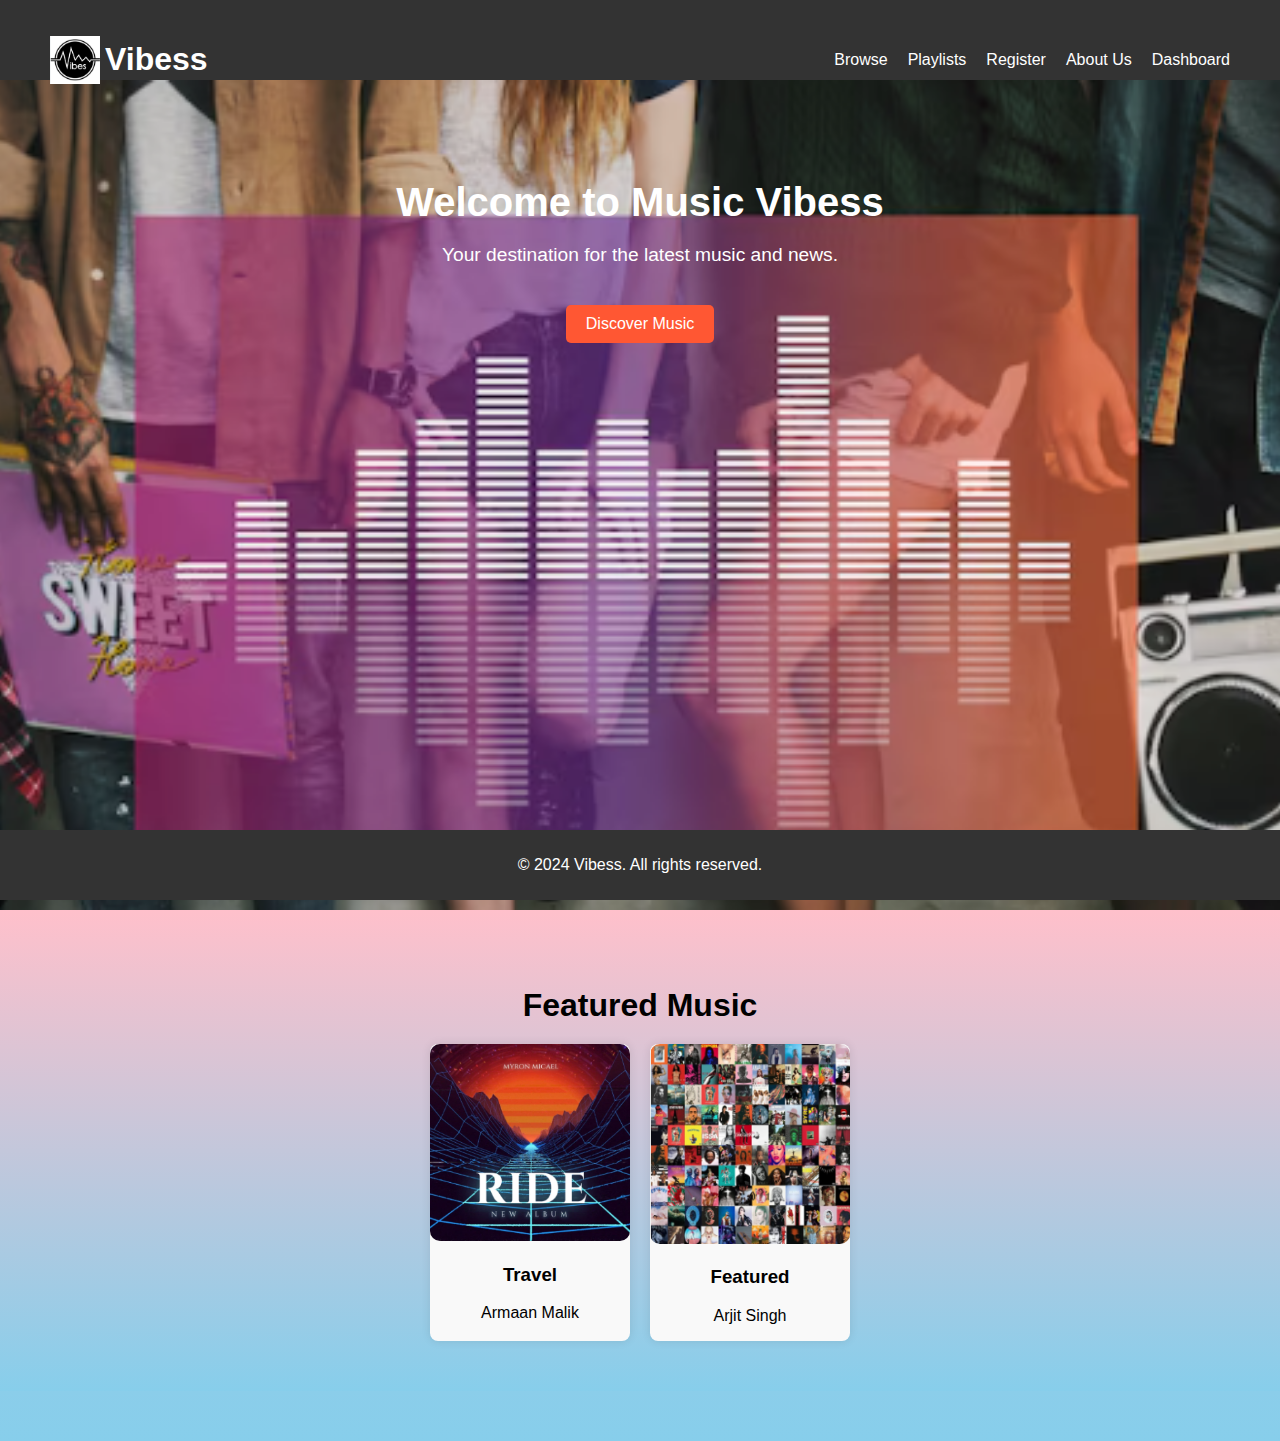
<file: Music/index.html>
<!DOCTYPE html>
<html lang="en">
<head>
    <meta charset="UTF-8">
    <meta name="viewport" content="width=device-width, initial-scale=1.0">
    <title>Music World</title>
    <style>
        body {
            margin: 0;
            font-family: Arial, sans-serif;
            background: linear-gradient(pink, skyblue);
            padding-top: 80px; 
            padding-bottom: 50px; 
        }

        /* Fixed Header */
        header {
            background: #333;
            color: #fff;
            padding: 20px 30px;
            z-index: 1000;
            box-sizing: border-box;
            position: fixed;
            top: 0;
            left: 0;
            width: 100%;
            height: 80px; 
        }

        nav {
            display: flex;
            justify-content: space-between;
            align-items: center;
            max-width: 1200px;
            margin: 0 auto;
            padding: 0 20px;
        }

        nav .logo {
            display: flex;
            align-items: center;
        }

        nav .logo img {
            width: 50px; 
            height: auto; 
            margin-right: 5px; 
        }

        nav ul {
            list-style: none;
            margin: 0;
            padding: 0;
            display: flex;
        }

        nav ul li {
            margin-left: 20px;
        }

        nav ul li a:hover {
            color: #ff5733; 
        }
        nav ul li a {
            color: #fff;
            text-decoration: none;
            font-size: 16px;
        }

        .hero {
            background: url('./beats.png') no-repeat center center/cover;
            color: #fff;
            text-align: center;
            padding: 100px 20px; 
            min-height: 70vh; 
        }

        .hero-content {
            max-width: 600px;
            margin: 0 auto;
        }

        .hero-content h2 {
            font-size: 2.5em;
            margin: 0;
        }

        .hero-content p {
            font-size: 1.2em;
        }

        .btn {
            display: inline-block;
            padding: 10px 20px;
            background: #ff5733;
            color: #fff;
            text-decoration: none;
            border-radius: 5px;
            margin-top: 20px;
        }

        .music {
            padding: 50px 20px;
            text-align: center;
            background: linear-gradient(pink, skyblue);

        }

        .music h2 {
            font-size: 2em;
            margin-bottom: 20px;
        }

        .music-grid {
            display: flex;
            justify-content: center;
            gap: 20px;
            flex-wrap: wrap;
        }

        .music-item {
            background-color: #f9f9f9;
            border-radius: 8px;
            box-shadow: 0 0 10px rgba(0, 0, 0, 0.1);
            width: 200px;
            text-align: center;
            transition: transform 0.3s ease, box-shadow 0.3s ease;
        }

        .music-item:hover {
            transform: scale(1.05);
            box-shadow: 0 0 15px rgba(0, 0, 0, 0.2);
        }

        .music-item img {
            width: 100%;
            border-radius: 10px;
        }

        /* Fixed Footer */
        footer {
            background: #333;
            color: #fff;
            text-align: center;
            padding: 10px 0;
            position: fixed;
            width: 100%;
            bottom: 0;
            left: 0;
            z-index: 1000;
            height: 50px; /* Fixed height for the footer */
        }
    </style>
</head>
<body>
    <header>
        <nav>
            <div class="logo">
                <img src="./Music.png">
                <h1>Vibess</h1>
            </div>
            <ul>
                <li><a href="./browse.html">Browse</a></li>
                <li><a href="./playlist.html">Playlists</a></li>
                <li><a href="./register.html">Register</a></li>
                <li><a href="./about.html">About Us</a></li>
                <li><a href="./dashboard.html">Dashboard</a></li>
            </ul>
        </nav>
    </header>

    <section id="home" class="hero">
        <div class="hero-content">
            <h2>Welcome to Music Vibess</h2>
            <p>Your destination for the latest music and news.</p>
            <a href="#music" class="btn">Discover Music</a>
        </div>
    </section>

    <section id="music" class="music">
        <h2>Featured Music</h2>
        <div class="music-grid">
            <div class="music-item">
                <img src="./x.png" alt="Album 1">
                <h3>Travel</h3>
                <p>Armaan Malik</p>
            </div>
            <div class="music-item">
                <img src="./y.png" alt="Album 2">
                <h3>Featured</h3>
                <p>Arjit Singh</p>
            </div>
        </div>
    </section>

    <footer>
        <p>&copy; 2024 Vibess. All rights reserved.</p>
    </footer>

    <script>
        window.onpopstate = function(event) {
            const isLoggedIn = sessionStorage.getItem('isLoggedIn');
            if (!isLoggedIn) {
                window.location.href = './index.html';
            }
        };
    </script>
</body>
</html>
</file>
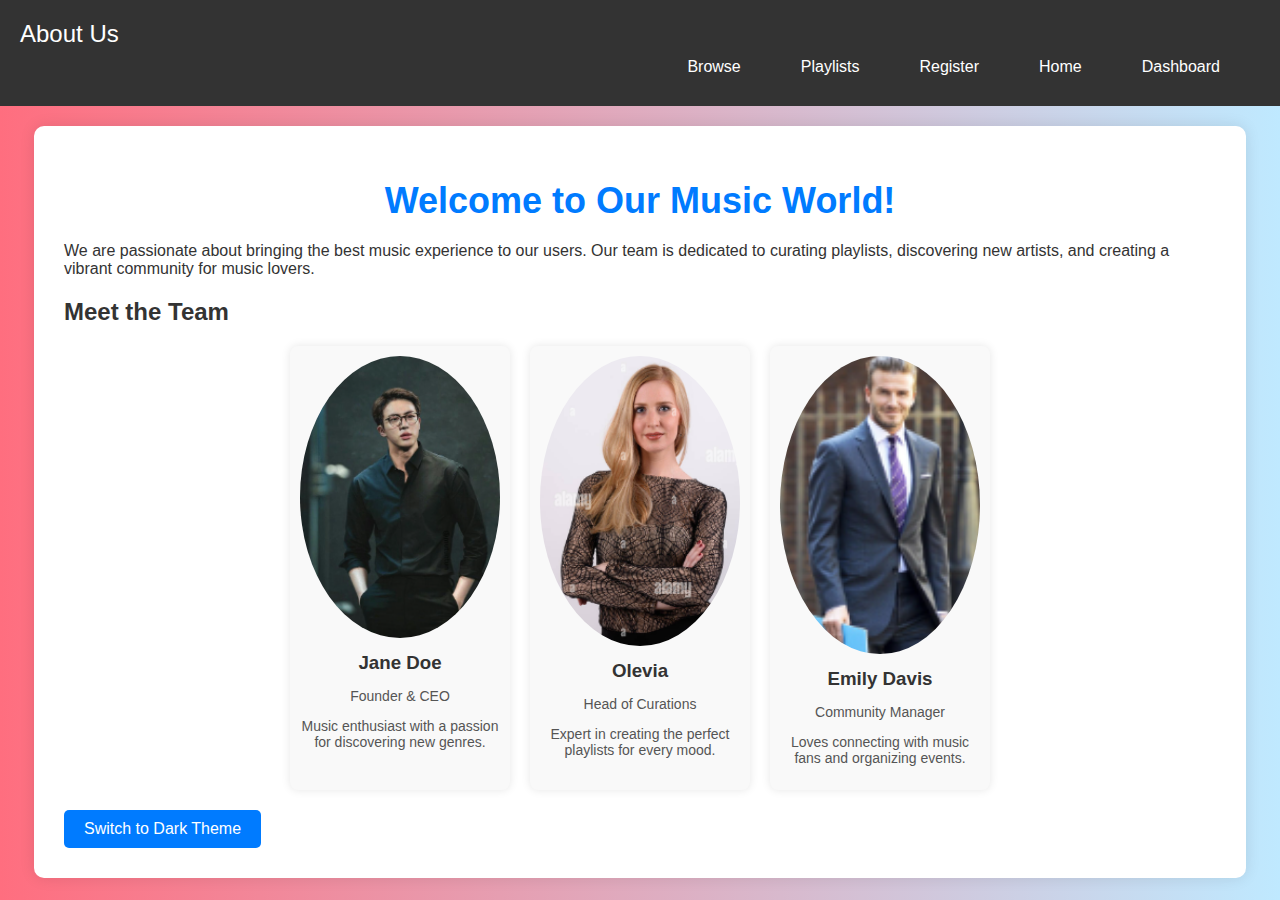
<file: Music/about.html>
<!DOCTYPE html>
<html lang="en">
<head>
    <meta charset="UTF-8">
    <meta name="viewport" content="width=device-width, initial-scale=1.0">
    <title>About Us</title>
    <style>
        body {
            font-family: Arial, sans-serif;
            background: linear-gradient(to right, #ff6e7f, #bfe9ff); 
            margin: 0;
            padding: 0;
            color: #333;
            /* transition: background 0.5s ease;  */
        }
        header {
            background-color: #333;
            color: #fff;
            padding: 20px;
            text-align: left;
            font-size: 24px;
        }
        nav {
            display: flex;
            justify-content: flex-end;
            padding-right: 20px;
        }
        nav ul {
            list-style: none;
            display: flex;
            padding: 0;
            margin: 0;
        }
        nav ul li {
            margin-left: 20px;
        }
        nav ul li a {
            text-decoration: none;
            color: white;
            font-size: 16px;
            padding: 10px 20px;
            display: block;
            transition: color 0.3s ease;
        }
        nav ul li a:hover {
            color: #ff5733;
        }
        .container {
            width: 90%;
            max-width: 1200px;
            margin: 20px auto;
            background-color: #fff;
            padding: 30px;
            border-radius: 10px;
            box-shadow: 0 0 15px rgba(0, 0, 0, 0.1);
        }
        h1 {
            font-size: 36px;
            color: #007BFF;
            text-align: center;
            margin-bottom: 20px;
            transition: color 0.5s ease; 
        }
        .team {
            display: flex;
            flex-wrap: wrap;
            gap: 20px;
            justify-content: center;
        }
        .team-member {
            background-color: #f9f9f9;
            border-radius: 8px;
            box-shadow: 0 0 10px rgba(0, 0, 0, 0.1);
            width: 200px;
            padding: 10px;
            text-align: center;
            transition: transform 0.3s ease, box-shadow 0.3s ease;
        }
        .team-member img {
            width: 100%;
            height: auto;
            border-radius: 50%;
            transition: border 0.5s ease;
        }
        .team-member h3 {
            margin: 10px 0;
            color: #333;
        }
        .team-member p {
            color: #555;
            font-size: 14px;
        }
        .team-member:hover {
            transform: scale(1.05);
            box-shadow: 0 0 20px rgba(0, 0, 0, 0.2);
        }
        @media (max-width: 768px) {
            .team-member {
                width: 100%;
            }
        }
        .theme-toggle {
            display: inline-block;
            margin-top: 20px;
            padding: 10px 20px;
            background-color: #007BFF;
            color: #fff;
            cursor: pointer;
            border-radius: 5px;
            text-align: center;
            transition: background-color 0.3s ease;
        }
        .theme-toggle:hover {
            background-color: #0056b3;
        }
    </style>
</head>
<body>
    <header>
        About Us
        <nav>
            <ul>
                <li><a href="./home.html">Browse</a></li>
                <li><a href="./playlist.html">Playlists</a></li>
                <li><a href="./register.html">Register</a></li>
                <li><a href="./index.html">Home</a></li>
                <li><a href="./dashboard.html">Dashboard</a></li>
            </ul>
        </nav>
    </header>

    <div class="container">
        <h1>Welcome to Our Music World!</h1>
        <p id="intro-text">We are passionate about bringing the best music experience to our users. Our team is dedicated to curating playlists, discovering new artists, and creating a vibrant community for music lovers.</p>
        
        <h2>Meet the Team</h2>
        <div class="team" id="team-section">
            <!-- Team member items will be dynamically added here -->
        </div>
        
        <div class="theme-toggle" id="themeToggleBtn">Switch to Dark Theme</div>
    </div>

    <script>
        // Array of team members
        const teamMembers = [
            { name: 'Jane Doe', role: 'Founder & CEO', description: 'Music enthusiast with a passion for discovering new genres.', image: './a.png' },
            { name: 'Olevia', role: 'Head of Curations', description: 'Expert in creating the perfect playlists for every mood.', image: './c.png' },
            { name: 'Emily Davis', role: 'Community Manager', description: 'Loves connecting with music fans and organizing events.', image: './b.png' }
        ];

        // Function to create team member HTML
        function createTeamMember(member) {
            return `
                <div class="team-member">
                    <img src="${member.image}" alt="${member.name}">
                    <h3>${member.name}</h3>
                    <p>${member.role}</p>
                    <p>${member.description}</p>
                </div>
            `;
        }

        // Insert team members into the DOM
        document.getElementById('team-section').innerHTML = teamMembers.map(createTeamMember).join('');

        // Example DOM manipulation: Change introductory text on button click
        const introText = document.getElementById('intro-text');
        setTimeout(() => {
            introText.innerHTML = 'We are thrilled to share our passion for music with you. Join us on this musical journey!';
            introText.style.color = "#ff5733"; // Change text color
        }, 5000);

        // Theme toggle button functionality
        const themeToggleBtn = document.getElementById('themeToggleBtn');
        themeToggleBtn.addEventListener('click', () => {
            document.body.classList.toggle('dark-theme');
            document.body.style.background = document.body.classList.contains('dark-theme') 
                ? "linear-gradient(to right, #333, #111)" 
                : "linear-gradient(to right, #ff6e7f, #bfe9ff)";
            themeToggleBtn.textContent = document.body.classList.contains('dark-theme') 
                ? "Switch to Light Theme" 
                : "Switch to Dark Theme";
        });

        // Hover effect to change the border color of team member images
        const teamImages = document.querySelectorAll('.team-member img');
        teamImages.forEach(img => {
            img.addEventListener('mouseenter', () => {
                img.style.border = "3px solid #007BFF"; 
            });
            img.addEventListener('mouseleave', () => {
                img.style.border = "none"; 
            });
        });
    </script>
</body>
</html>
</file>
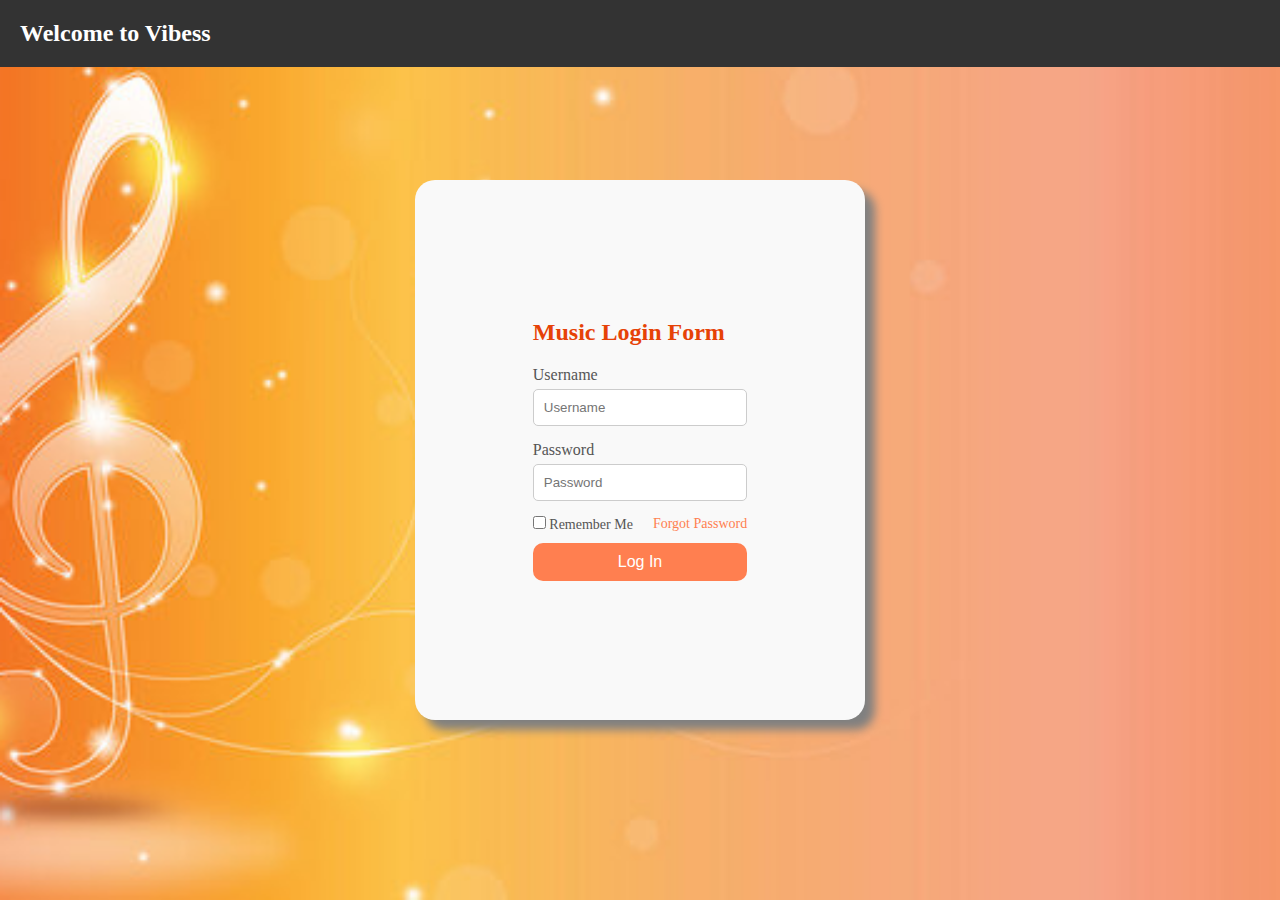
<file: Music/browse.html>
<!DOCTYPE html>
<html lang="en">
<head>
    <meta charset="UTF-8">
    <meta name="viewport" content="width=device-width, initial-scale=1.0">
    <title>Music Streaming</title>
    <link rel="stylesheet" href="./style.css">
</head>
<header class="login-header">
    <div class="logo">
        <h1><a href="#">Welcome to Vibess</a></h1> 
    </div>
</header>

<body>
    <!-- Login Section -->
    <div id="login-page" class="login-container">
        <div class="form-box">
            <h1 class="form-title">Music Login Form</h1>
            <form id="login-form">
                <div class="input-group">
                    <label for="username"><i class="fas fa-user"></i> Username</label>
                    <input type="text" id="username" placeholder="Username" required>
                </div>
                <div class="input-group">
                    <label for="password"><i class="fas fa-lock"></i> Password</label>
                    <input type="password" id="password" placeholder="Password" required>
                </div>
                <div class="form-options">
                    <label class="remember-me">
                        <input type="checkbox"> Remember Me
                    </label>
                    <a href="#" class="forgot-password">Forgot Password</a>                    
                </div>
                <button type="submit" class="btn">Log In</button>
            </form>
        </div>
    </div>

    <!-- Main Content (Initially Hidden) -->
    <div id="main-content" class="hidden">
        <header class="header">
            <h1>Browse</h1>
            <nav>
                <ul>
                    <li><a href="./index.html">Home</a></li>
                    <li><a href="./playlist.html">Playlists</a></li>
                    <li><a href="./register.html">Register</a></li>
                    <li><a href="./about.html">About Us</a></li>
                    <li><a href="./dashboard.html">Dashboard</a></li>
                </ul>
            </nav>
        </header>

        <section class="search-section">
            <input type="text" id="search" placeholder="Search for songs or artists...">
            <button onclick="searchSongs()">Search</button>
        </section>

        <section class="song-list" id="song-list">
            <!-- Song items will be injected here -->
        </section>

        <footer>
            <p>Vibess © 2024</p>
        </footer>
    </div>

    <script src="./script.js"></script>
</body>
</html>
</file>
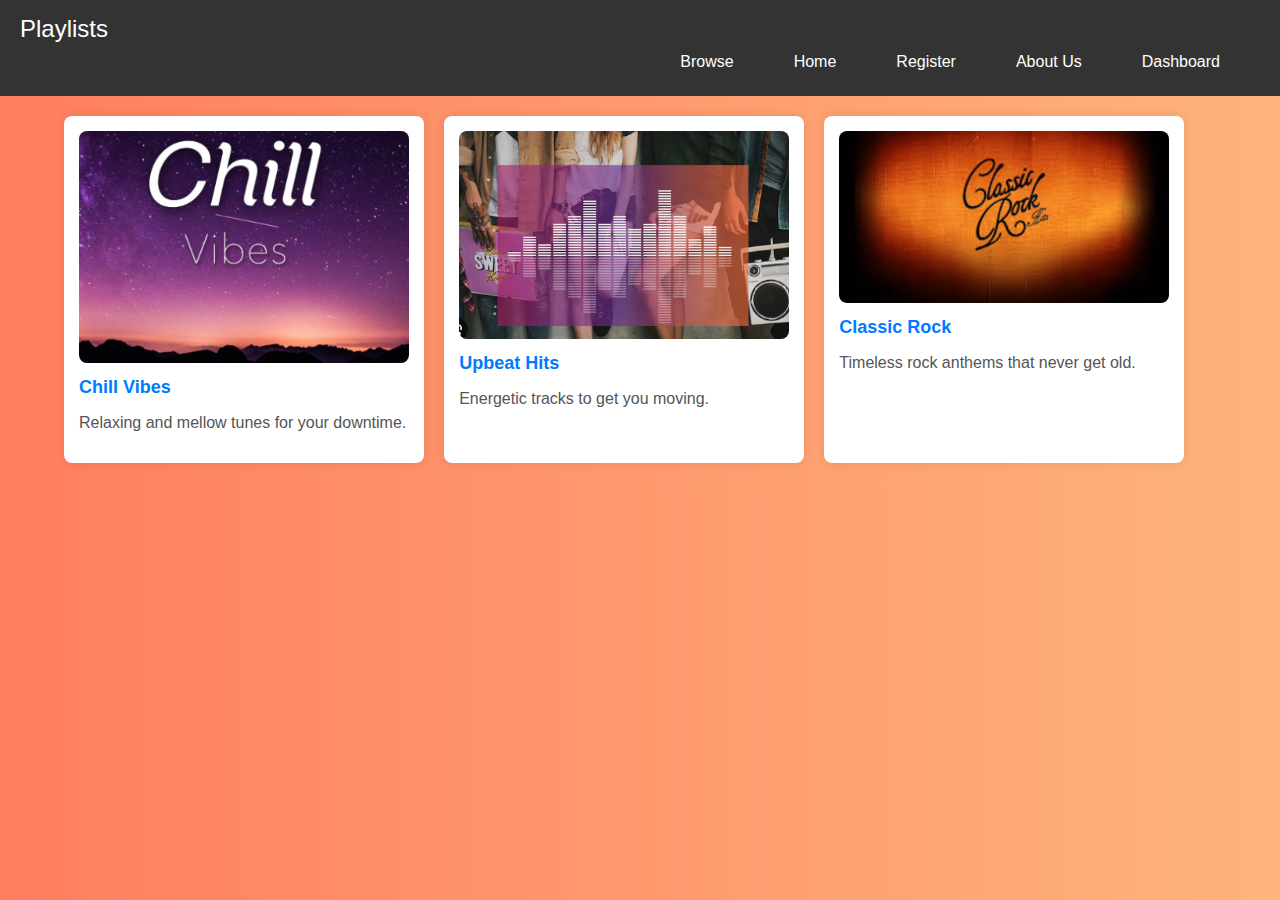
<file: Music/playlist.html>
<!DOCTYPE html>
<html lang="en">
<head>
    <meta charset="UTF-8">
    <meta name="viewport" content="width=device-width, initial-scale=1.0">
    <title>Playlists</title>
    <style>
        body {
            font-family: Arial, sans-serif;
            background: linear-gradient(to right, #ff7e5f, #feb47b);
            margin: 0;
            padding: 0;
            color: #333;
        }
        header {
            background-color: #333;
            color: #fff;
            padding: 15px 20px;
            text-align: left;
            font-size: 24px;
        }
        nav {
    display: flex;
    justify-content: flex-end; 
    padding-right: 20px; 
}

nav ul {
    list-style: none;
    display: flex; 
    padding: 0;
    margin: 0;
}

nav ul li {
    margin-left: 20px; 
}

nav ul li a {
    text-decoration: none;
    color: white;
    font-size: 16px;
    padding: 10px 20px; 
    display: block;
    transition: color 0.3s ease;
}

nav ul li a:hover {
    color: #ff5733; 
}

        .container {
            width: 90%;
            max-width: 1200px;
            margin: 20px auto;
            display: flex;
            flex-wrap: wrap;
            gap: 20px;
        }
        .playlist {
            background-color: #fff;
            border-radius: 8px;
            box-shadow: 0 0 10px rgba(0, 0, 0, 0.1);
            padding: 15px;
            width: calc(33% - 20px); 
            box-sizing: border-box;
            transition: transform 0.3s ease, box-shadow 0.3s ease; 
        }

        .playlist:hover {
             transform: scale(1.05); 
             box-shadow: 0 0 15px rgba(0, 0, 0, 0.2); 
        }

        .playlist img {
            width: 100%;
            border-radius: 8px;
        }
        .playlist h3 {
            margin: 10px 0;
            font-size: 18px;
            color: #007BFF;
        }
        .playlist p {
            color: #555;
        }
        @media (max-width: 768px) {
            .playlist {
                width: calc(50% - 20px); 
            }
        }
        @media (max-width: 480px) {
            .playlist {
                width: 100%;
            }
        }
    </style>
</head>
<body>
    <header>
        Playlists
        <nav>
            <ul>
                <li><a href="./home.html">Browse</a></li>
                <li><a href="./index.html">Home</a></li>
                <li><a href="./register.html">Register</a></li>
                <li><a href="./about.html">About Us</a></li>
                <li><a href="./dashboard.html">Dashboard</a></li>
            </ul>
        </nav>
    </header>
    <div class="container">
        <div class="playlist">
            <img src="./chill.png" alt="Playlist 1">
            <h3>Chill Vibes</h3>
            <p>Relaxing and mellow tunes for your downtime.</p>
        </div>
        <div class="playlist">
            <img src="./beats.png" alt="Playlist 2">
            <h3>Upbeat Hits</h3>
            <p>Energetic tracks to get you moving.</p>
        </div>
        <div class="playlist">
            <img src="./rocks.png" alt="Playlist 3">
            <h3>Classic Rock</h3>
            <p>Timeless rock anthems that never get old.</p>
        </div>
        <!-- Add more playlist items as needed -->
    </div>
</body>
</html>
</file>
<file: Music/style.css>
/* General Styles */
* {
    box-sizing: border-box;
    margin: 0;
    padding: 0;
}

body {
    /* background-image: url('https://source.unsplash.com/featured/?music'); */
    background-size: cover;
    background-position: center;
    height: 100vh;
    display: flex;
    justify-content: center;
    align-items: center;
    flex-direction: column; /* Stack header and login form vertically */
    background-image: url('./orange.jpg');
}

/* Header styles */
.login-header {
    position: fixed; /* Make the header stick to the top */
    top: 0; /* Stick to the very top of the page */
    left: 0; /* Align to the left edge */
    width: 100%; /* Make the header span the full width of the page */
    display: flex;
    justify-content: space-between; /* Spread out logo and nav links */
    align-items: center; /* Center vertically */
    padding: 20px;
    background-color: #333; /* Dark background for header */
    color: white; /* White text color */
    z-index: 1000; /* Make sure it stays on top of other content */
}

.login-header .logo h1 {
    margin: 0; /* Remove default margin */
    font-size: 24px; /* Adjust logo font size */
}

.login-header .logo a {
    text-decoration: none; /* Remove underline from link */
    color: white; /* Ensure logo text is white */
}

/* Add padding to the body to prevent content from being hidden under the fixed header */
body {
    padding-top: 80px; /* Adjust this value based on the header height */
}


/* Login Section Styles */
.login-container {
    display: flex;
    justify-content: center; /* Center horizontally */
    align-items: center; /* Center vertically */
    height: 60vh; /* Full viewport height */
    width: 50vh;
    background-color: #f9f9f9; /* Optional background color */
    border-radius: 20px; /* Rounded corners */
    box-shadow: 10px 10px 10px grey; /* Subtle shadow */
}


.form-title {
    font-size: 24px;
    margin-bottom: 20px;
    color: #e64207;
    max-width: 500px;
    border-radius: 20px;
}

.input-group {
    margin-bottom: 15px;
    text-align: left;
}

.input-group label {
    display: block;
    margin-bottom: 5px;
    color: #555;
}

.input-group input {
    width: 100%;
    padding: 10px;
    border: 1px solid #ccc;
    border-radius: 5px;
    outline: none;
}

.form-options {
    display: flex;
    justify-content: space-between;
    margin: 10px 0;
    color: #555;
    font-size: 14px;
}

.forgot-password {
    text-decoration: none;
    color: #FF7F50;
}

.forgot-password:hover {
    text-decoration: underline;
}
.remember-me {
    display: inline-block; /* Ensures label and link are on the same line */
    margin-right: 20px; /* Adjust this value for desired space */
}

.btn {
    width: 100%;
    padding: 10px;
    background-color: #FF7F50;
    border: none;
    color: white;
    font-size: 16px;
    border-radius: 10px;
    cursor: pointer;
}

.btn:hover {
    background-color: #ff6633;
}

/* Main Content Styles (Initially Hidden) */
.hidden {
    display: none;
}

.header {
    background: #333;
    color: #fff;
    padding: 10px 20px;
    text-align: center;
}

.header nav ul {
    list-style: none;
    display: flex;
    justify-content: center;
}

.header nav ul li {
    margin: 0 15px;
}

.header nav ul li a {
    color: #fff;
    text-decoration: none;
}

.search-section {
    padding: 20px;
    text-align: center;
    background: #fff;
}

.search-section input {
    padding: 10px;
    width: 60%;
    max-width: 400px;
}

.search-section button {
    padding: 10px 20px;
    background: #333;
    color: #fff;
    border: none;
    cursor: pointer;
}

.song-list {
    padding: 20px;
    display: grid;
    grid-template-columns: repeat(auto-fill, minmax(250px, 1fr));
    gap: 20px;
}

.song-item {
    background: #fff;
    border: 1px solid #ddd;
    border-radius: 10px;
    padding: 15px;
    text-align: center;
}

.song-item img {
    width: 100%;
    border-radius: 10px;
}

.song-item h3 {
    margin: 15px 0;
}

.song-item audio {
    width: 100%;
    margin-top: 10px;
}

footer {
    text-align: center;
    padding: 30px ;
    background: #333;
    color: #fff;
    height: 10vh;
}

@media screen and (max-width: 768px) {
    header nav ul {
        flex-direction: column;
    }

    .search-section input {
        width: 100%;
    }

    .song-list {
        grid-template-columns: repeat(auto-fill, minmax(200px, 1fr));
    }
}

@media screen and (max-width: 480px) {
    .song-list {
        grid-template-columns: 1fr;
    }
}
/* Ensure the body has no margin */
body {
    margin: 0;
    padding: 0;
}

/* Header styles */
.header {
    background-color: #333; /* Background color for the header */
    color: #fff; /* Text color for the header */
    padding: 20px 0; /* Padding around the content in the header */
    justify-content: space-around;
    width: 100%; /* Make the header span the full width of the viewport */
    position: fixed; /* Fix the header at the top of the page */
    top: 0; /* Align the header to the top of the viewport */
    left: 0; /* Ensure the header starts at the very left of the viewport */
    z-index: 1000; /* Ensure the header stays on top of other content */
    height:75px;
    display: flex;
}

/* Navigation styles */
.header nav ul {
    list-style: none; /* Remove default list styling */
    margin: 0; /* Remove default margin */
    padding: 0; /* Remove default padding */
    display: flex; /* Use flexbox for horizontal alignment */
    justify-content: center; /* Center align the navigation items */
}

.header nav ul li {
    margin: 0 15px; /* Space between navigation items */
}

.header nav ul li a {
    color: #fff; /* Text color for navigation links */
    text-decoration: none; /* Remove underline from links */
    font-size: 16px; /* Font size for navigation links */
    transition: color 0.3s ease; /* Smooth transition for color changes */
}

.header nav ul li a:hover {
    color: #ff5733; /* Change color on hover */
}
footer {
    background-color: #333; /* Background color for the footer */
    color: #fff; /* Text color for the footer */
    padding: 10px 0; /* Padding around the content in the footer */
    width: 100%; /* Make the footer span the full width of the viewport */
    position: fixed; /* Fix the footer at the bottom of the page */
    bottom: 0; /* Align the footer to the bottom of the viewport */
    left: 0; /* Ensure the footer starts at the very left of the viewport */
    text-align: center; /* Center align the text */
    z-index: 1000; /* Ensure the footer stays on top of other content */
}
.search-section {
    display: flex; /* Align items horizontally */
    justify-content: center; /* Center align the search elements horizontally */
    align-items: center; /* Center align the elements vertically */
    padding: 20px; /* Padding around the search section */
    background-color: #f9f9f9; /* Background color for the search section */
}

.search-section input[type="text"] {
    padding: 12px; /* Padding inside the input field */
    font-size: 18px; /* Font size of the text in the input field */
    border: 1px solid #ccc; /* Light border color for the input field */
    border-radius: 5px; /* Rounded corners for the input field */
    width: 500px; /* Increase width of the input field */
    margin-right: 10px; /* Space between input field and button */
}

.search-section button {
    padding: 12px 20px; /* Padding inside the button */
    font-size: 18px; /* Font size of the text in the button */
    border: none; /* Remove default border */
    border-radius: 5px; /* Rounded corners for the button */
    background-color: #ff5733; /* Background color for the button */
    color: #fff; /* Text color for the button */
    cursor: pointer; /* Change cursor to pointer on hover */
    transition: background-color 0.3s; /* Smooth transition for background color */
}

.search-section button:hover {
    background-color: #e04e29; /* Darker background color on hover */
}
</file>
